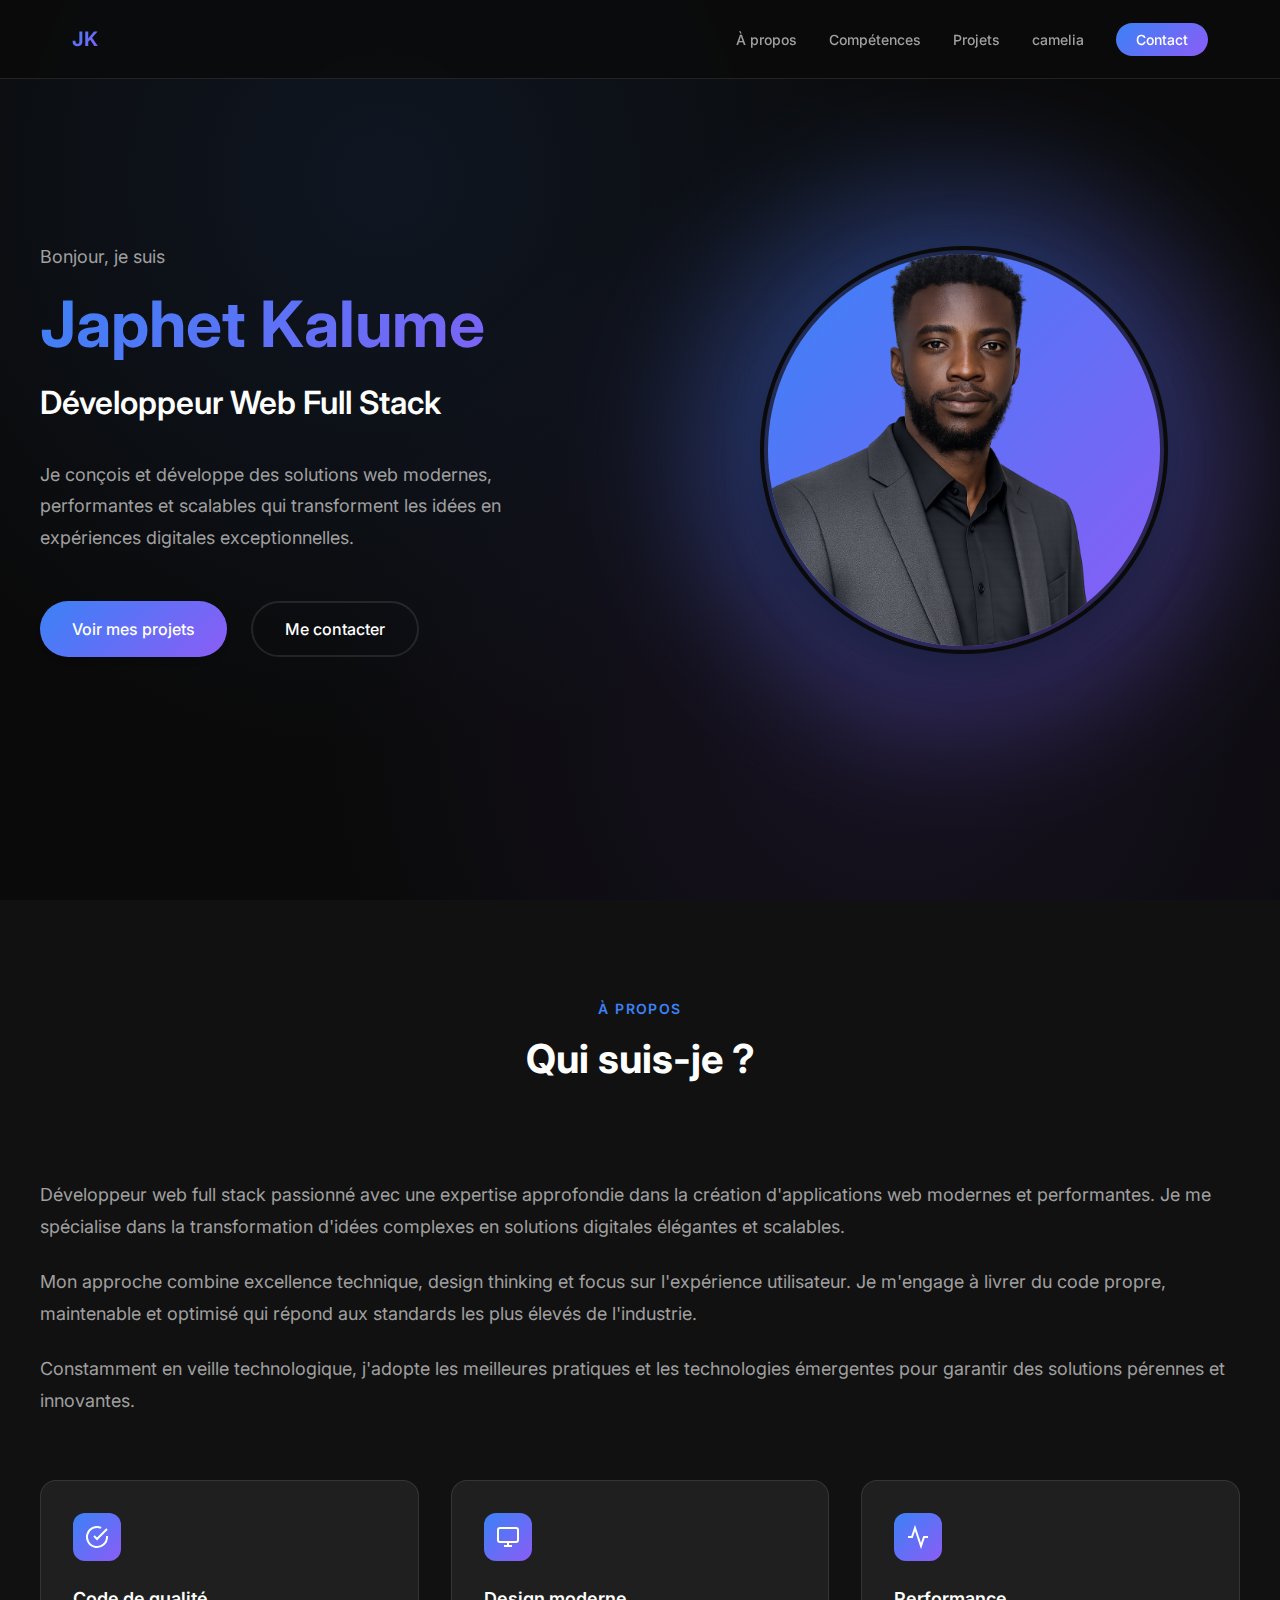
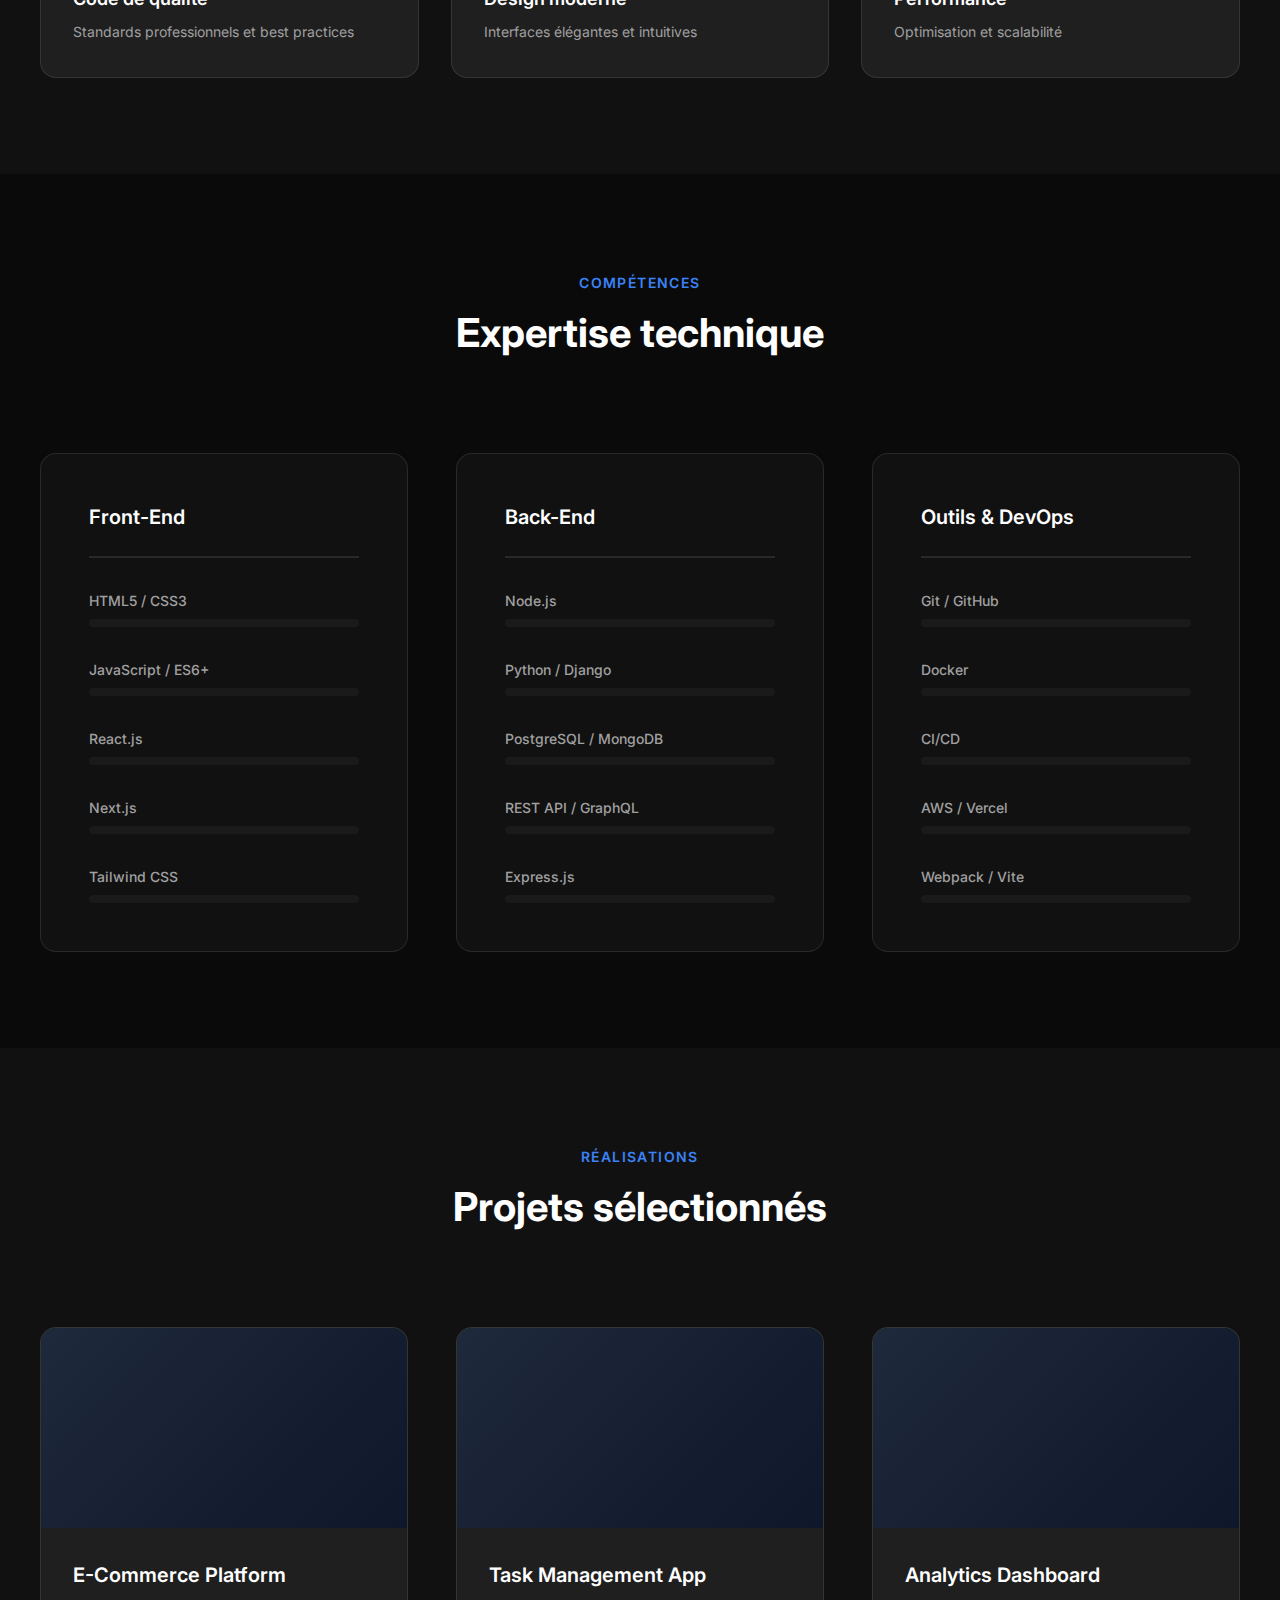
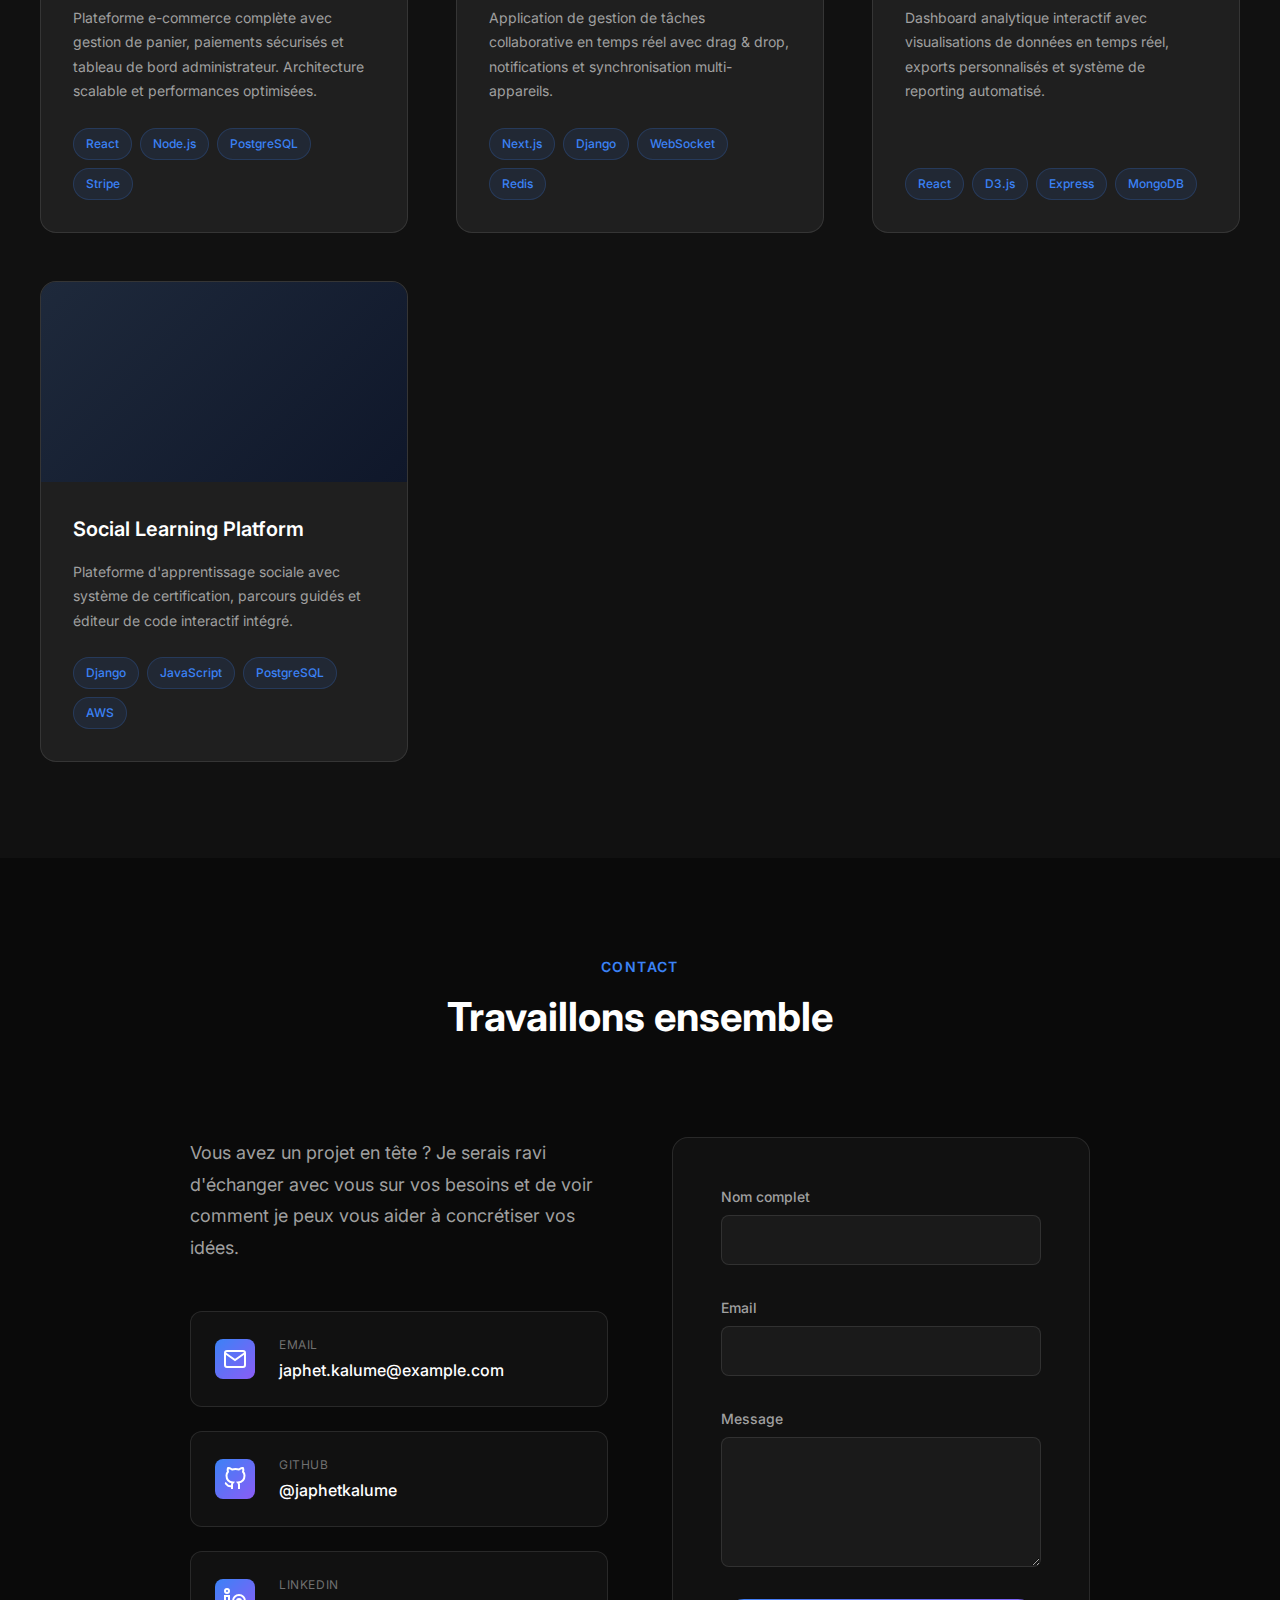
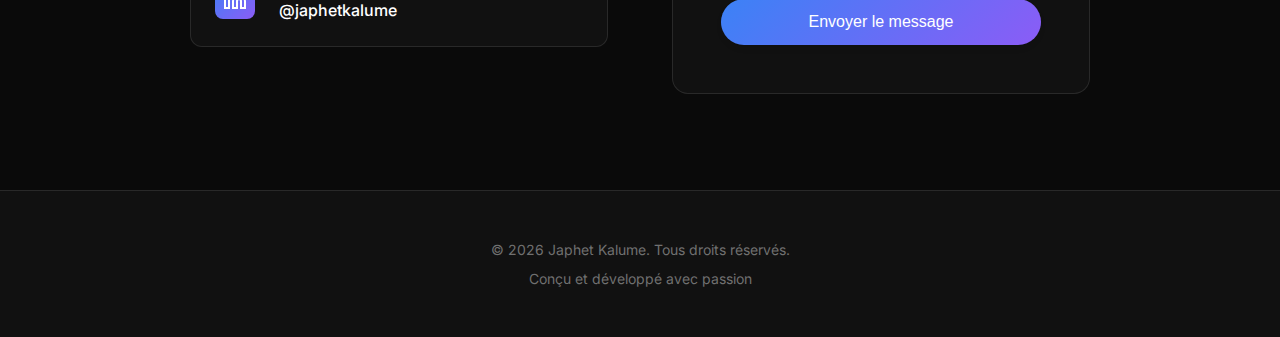
<file: index.html>
<!doctype html>
<html lang="fr">
  <head>
    <meta charset="UTF-8" />
    <meta name="viewport" content="width=device-width, initial-scale=1.0" />
    <meta
      name="description"
      content="Japhet Kalume - Développeur Web Full Stack spécialisé en solutions web modernes et performantes. Portfolio professionnel présentant mes compétences et projets."
    />
    <meta
      name="keywords"
      content="développeur web, full stack, JavaScript, React, Node.js, portfolio"
    />
    <meta name="author" content="Japhet Kalume" />
    <meta
      property="og:title"
      content="Japhet Kalume - Développeur Web Full Stack"
    />
    <meta
      property="og:description"
      content="Portfolio professionnel d'un développeur web full stack passionné par la création d'expériences web exceptionnelles."
    />
    <meta property="og:type" content="website" />
    <title>Japhet Kalume - Développeur Web Full Stack</title>
    <link rel="preconnect" href="https://fonts.googleapis.com" />
    <link rel="preconnect" href="https://fonts.gstatic.com" crossorigin />
    <link
      href="https://fonts.googleapis.com/css2?family=Inter:wght@300;400;500;600;700&display=swap"
      rel="stylesheet"
    />
    <link rel="stylesheet" href="style.css" />
  </head>
  <body>
    <!-- Navigation -->
    <nav
      class="nav"
      id="navbar"
      role="navigation"
      aria-label="Navigation principale"
    >
      <div class="nav-container">
        <a href="#hero" class="nav-logo" aria-label="Retour à l'accueil">JK</a>
        <button
          class="nav-toggle"
          id="navToggle"
          aria-label="Menu de navigation"
          aria-expanded="false"
        >
          <span></span>
          <span></span>
          <span></span>
        </button>
        <ul class="nav-menu" id="navMenu">
          <li><a href="#about" class="nav-link">À propos</a></li>
          <li><a href="#skills" class="nav-link">Compétences</a></li>
          <li><a href="#projects" class="nav-link">Projets</a></li>
          <li>
            <a href="camelia.html" class="nav-link">camelia</a>
          </li>
          <li><a href="#contact" class="nav-link nav-link-cta">Contact</a></li>
        </ul>
      </div>
    </nav>

    <!-- Hero Section -->
    <section class="hero" id="hero">
      <div class="hero-container">
        <div class="hero-content">
          <p class="hero-greeting" data-animate>Bonjour, je suis</p>
          <h1 class="hero-title" data-animate>Japhet Kalume</h1>
          <h2 class="hero-subtitle" data-animate>Développeur Web Full Stack</h2>
          <p class="hero-description" data-animate>
            Je conçois et développe des solutions web modernes, performantes et
            scalables qui transforment les idées en expériences digitales
            exceptionnelles.
          </p>
          <div class="hero-cta" data-animate>
            <a href="#projects" class="btn btn-primary">Voir mes projets</a>
            <a href="#contact" class="btn btn-secondary">Me contacter</a>
          </div>
        </div>
        <div class="hero-image" data-animate>
          <div class="hero-image-wrapper">
            <img
              src="image/jaf.png"
              alt="Japhet Kalume - Développeur Web Full Stack"
              class="hero-profile-image"
            />
            <div class="hero-image-glow"></div>
          </div>
        </div>
      </div>
    </section>

    <!-- About Section -->
    <section class="section about" id="about">
      <div class="container">
        <div class="section-header">
          <span class="section-label">À propos</span>
          <h2 class="section-title">Qui suis-je ?</h2>
        </div>
        <div class="about-content">
          <div class="about-text">
            <p class="about-paragraph">
              Développeur web full stack passionné avec une expertise
              approfondie dans la création d'applications web modernes et
              performantes. Je me spécialise dans la transformation d'idées
              complexes en solutions digitales élégantes et scalables.
            </p>
            <p class="about-paragraph">
              Mon approche combine excellence technique, design thinking et
              focus sur l'expérience utilisateur. Je m'engage à livrer du code
              propre, maintenable et optimisé qui répond aux standards les plus
              élevés de l'industrie.
            </p>
            <p class="about-paragraph">
              Constamment en veille technologique, j'adopte les meilleures
              pratiques et les technologies émergentes pour garantir des
              solutions pérennes et innovantes.
            </p>
          </div>
          <div class="about-highlights">
            <div class="highlight-card">
              <div class="highlight-icon">
                <svg
                  width="24"
                  height="24"
                  viewBox="0 0 24 24"
                  fill="none"
                  stroke="currentColor"
                  stroke-width="2"
                >
                  <path d="M22 11.08V12a10 10 0 1 1-5.93-9.14"></path>
                  <polyline points="22 4 12 14.01 9 11.01"></polyline>
                </svg>
              </div>
              <h3 class="highlight-title">Code de qualité</h3>
              <p class="highlight-description">
                Standards professionnels et best practices
              </p>
            </div>
            <div class="highlight-card">
              <div class="highlight-icon">
                <svg
                  width="24"
                  height="24"
                  viewBox="0 0 24 24"
                  fill="none"
                  stroke="currentColor"
                  stroke-width="2"
                >
                  <rect x="2" y="3" width="20" height="14" rx="2" ry="2"></rect>
                  <line x1="8" y1="21" x2="16" y2="21"></line>
                  <line x1="12" y1="17" x2="12" y2="21"></line>
                </svg>
              </div>
              <h3 class="highlight-title">Design moderne</h3>
              <p class="highlight-description">
                Interfaces élégantes et intuitives
              </p>
            </div>
            <div class="highlight-card">
              <div class="highlight-icon">
                <svg
                  width="24"
                  height="24"
                  viewBox="0 0 24 24"
                  fill="none"
                  stroke="currentColor"
                  stroke-width="2"
                >
                  <polyline points="22 12 18 12 15 21 9 3 6 12 2 12"></polyline>
                </svg>
              </div>
              <h3 class="highlight-title">Performance</h3>
              <p class="highlight-description">Optimisation et scalabilité</p>
            </div>
          </div>
        </div>
      </div>
    </section>

    <!-- Skills Section -->
    <section class="section skills" id="skills">
      <div class="container">
        <div class="section-header">
          <span class="section-label">Compétences</span>
          <h2 class="section-title">Expertise technique</h2>
        </div>
        <div class="skills-grid">
          <div class="skill-category">
            <h3 class="skill-category-title">Front-End</h3>
            <div class="skill-list">
              <div class="skill-item">
                <span class="skill-name">HTML5 / CSS3</span>
                <div class="skill-bar">
                  <div class="skill-progress" data-progress="95"></div>
                </div>
              </div>
              <div class="skill-item">
                <span class="skill-name">JavaScript / ES6+</span>
                <div class="skill-bar">
                  <div class="skill-progress" data-progress="92"></div>
                </div>
              </div>
              <div class="skill-item">
                <span class="skill-name">React.js</span>
                <div class="skill-bar">
                  <div class="skill-progress" data-progress="90"></div>
                </div>
              </div>
              <div class="skill-item">
                <span class="skill-name">Next.js</span>
                <div class="skill-bar">
                  <div class="skill-progress" data-progress="85"></div>
                </div>
              </div>
              <div class="skill-item">
                <span class="skill-name">Tailwind CSS</span>
                <div class="skill-bar">
                  <div class="skill-progress" data-progress="88"></div>
                </div>
              </div>
            </div>
          </div>
          <div class="skill-category">
            <h3 class="skill-category-title">Back-End</h3>
            <div class="skill-list">
              <div class="skill-item">
                <span class="skill-name">Node.js</span>
                <div class="skill-bar">
                  <div class="skill-progress" data-progress="88"></div>
                </div>
              </div>
              <div class="skill-item">
                <span class="skill-name">Python / Django</span>
                <div class="skill-bar">
                  <div class="skill-progress" data-progress="90"></div>
                </div>
              </div>
              <div class="skill-item">
                <span class="skill-name">PostgreSQL / MongoDB</span>
                <div class="skill-bar">
                  <div class="skill-progress" data-progress="85"></div>
                </div>
              </div>
              <div class="skill-item">
                <span class="skill-name">REST API / GraphQL</span>
                <div class="skill-bar">
                  <div class="skill-progress" data-progress="87"></div>
                </div>
              </div>
              <div class="skill-item">
                <span class="skill-name">Express.js</span>
                <div class="skill-bar">
                  <div class="skill-progress" data-progress="86"></div>
                </div>
              </div>
            </div>
          </div>
          <div class="skill-category">
            <h3 class="skill-category-title">Outils & DevOps</h3>
            <div class="skill-list">
              <div class="skill-item">
                <span class="skill-name">Git / GitHub</span>
                <div class="skill-bar">
                  <div class="skill-progress" data-progress="93"></div>
                </div>
              </div>
              <div class="skill-item">
                <span class="skill-name">Docker</span>
                <div class="skill-bar">
                  <div class="skill-progress" data-progress="82"></div>
                </div>
              </div>
              <div class="skill-item">
                <span class="skill-name">CI/CD</span>
                <div class="skill-bar">
                  <div class="skill-progress" data-progress="80"></div>
                </div>
              </div>
              <div class="skill-item">
                <span class="skill-name">AWS / Vercel</span>
                <div class="skill-bar">
                  <div class="skill-progress" data-progress="78"></div>
                </div>
              </div>
              <div class="skill-item">
                <span class="skill-name">Webpack / Vite</span>
                <div class="skill-bar">
                  <div class="skill-progress" data-progress="84"></div>
                </div>
              </div>
            </div>
          </div>
        </div>
      </div>
    </section>

    <!-- Projects Section -->
    <section class="section projects" id="projects">
      <div class="container">
        <div class="section-header">
          <span class="section-label">Réalisations</span>
          <h2 class="section-title">Projets sélectionnés</h2>
        </div>
        <div class="projects-grid">
          <article class="project-card">
            <div class="project-image">
              <div class="project-overlay">
                <a
                  href="#"
                  class="project-link"
                  aria-label="Voir le projet E-Commerce Platform"
                >
                  <svg
                    width="24"
                    height="24"
                    viewBox="0 0 24 24"
                    fill="none"
                    stroke="currentColor"
                    stroke-width="2"
                  >
                    <path
                      d="M18 13v6a2 2 0 0 1-2 2H5a2 2 0 0 1-2-2V8a2 2 0 0 1 2-2h6"
                    ></path>
                    <polyline points="15 3 21 3 21 9"></polyline>
                    <line x1="10" y1="14" x2="21" y2="3"></line>
                  </svg>
                </a>
              </div>
            </div>
            <div class="project-content">
              <h3 class="project-title">E-Commerce Platform</h3>
              <p class="project-description">
                Plateforme e-commerce complète avec gestion de panier, paiements
                sécurisés et tableau de bord administrateur. Architecture
                scalable et performances optimisées.
              </p>
              <div class="project-tags">
                <span class="tag">React</span>
                <span class="tag">Node.js</span>
                <span class="tag">PostgreSQL</span>
                <span class="tag">Stripe</span>
              </div>
            </div>
          </article>

          <article class="project-card">
            <div class="project-image">
              <div class="project-overlay">
                <a
                  href="#"
                  class="project-link"
                  aria-label="Voir le projet Task Management App"
                >
                  <svg
                    width="24"
                    height="24"
                    viewBox="0 0 24 24"
                    fill="none"
                    stroke="currentColor"
                    stroke-width="2"
                  >
                    <path
                      d="M18 13v6a2 2 0 0 1-2 2H5a2 2 0 0 1-2-2V8a2 2 0 0 1 2-2h6"
                    ></path>
                    <polyline points="15 3 21 3 21 9"></polyline>
                    <line x1="10" y1="14" x2="21" y2="3"></line>
                  </svg>
                </a>
              </div>
            </div>
            <div class="project-content">
              <h3 class="project-title">Task Management App</h3>
              <p class="project-description">
                Application de gestion de tâches collaborative en temps réel
                avec drag & drop, notifications et synchronisation
                multi-appareils.
              </p>
              <div class="project-tags">
                <span class="tag">Next.js</span>
                <span class="tag">Django</span>
                <span class="tag">WebSocket</span>
                <span class="tag">Redis</span>
              </div>
            </div>
          </article>

          <article class="project-card">
            <div class="project-image">
              <div class="project-overlay">
                <a
                  href="#"
                  class="project-link"
                  aria-label="Voir le projet Analytics Dashboard"
                >
                  <svg
                    width="24"
                    height="24"
                    viewBox="0 0 24 24"
                    fill="none"
                    stroke="currentColor"
                    stroke-width="2"
                  >
                    <path
                      d="M18 13v6a2 2 0 0 1-2 2H5a2 2 0 0 1-2-2V8a2 2 0 0 1 2-2h6"
                    ></path>
                    <polyline points="15 3 21 3 21 9"></polyline>
                    <line x1="10" y1="14" x2="21" y2="3"></line>
                  </svg>
                </a>
              </div>
            </div>
            <div class="project-content">
              <h3 class="project-title">Analytics Dashboard</h3>
              <p class="project-description">
                Dashboard analytique interactif avec visualisations de données
                en temps réel, exports personnalisés et système de reporting
                automatisé.
              </p>
              <div class="project-tags">
                <span class="tag">React</span>
                <span class="tag">D3.js</span>
                <span class="tag">Express</span>
                <span class="tag">MongoDB</span>
              </div>
            </div>
          </article>

          <article class="project-card">
            <div class="project-image">
              <div class="project-overlay">
                <a
                  href="#"
                  class="project-link"
                  aria-label="Voir le projet Social Learning Platform"
                >
                  <svg
                    width="24"
                    height="24"
                    viewBox="0 0 24 24"
                    fill="none"
                    stroke="currentColor"
                    stroke-width="2"
                  >
                    <path
                      d="M18 13v6a2 2 0 0 1-2 2H5a2 2 0 0 1-2-2V8a2 2 0 0 1 2-2h6"
                    ></path>
                    <polyline points="15 3 21 3 21 9"></polyline>
                    <line x1="10" y1="14" x2="21" y2="3"></line>
                  </svg>
                </a>
              </div>
            </div>
            <div class="project-content">
              <h3 class="project-title">Social Learning Platform</h3>
              <p class="project-description">
                Plateforme d'apprentissage sociale avec système de
                certification, parcours guidés et éditeur de code interactif
                intégré.
              </p>
              <div class="project-tags">
                <span class="tag">Django</span>
                <span class="tag">JavaScript</span>
                <span class="tag">PostgreSQL</span>
                <span class="tag">AWS</span>
              </div>
            </div>
          </article>
        </div>
      </div>
    </section>

    <!-- Contact Section -->
    <section class="section contact" id="contact">
      <div class="container">
        <div class="section-header">
          <span class="section-label">Contact</span>
          <h2 class="section-title">Travaillons ensemble</h2>
        </div>
        <div class="contact-content">
          <div class="contact-info">
            <p class="contact-text">
              Vous avez un projet en tête ? Je serais ravi d'échanger avec vous
              sur vos besoins et de voir comment je peux vous aider à
              concrétiser vos idées.
            </p>
            <div class="contact-methods">
              <a href="mailto:japhet.kalume@example.com" class="contact-method">
                <div class="contact-icon">
                  <svg
                    width="24"
                    height="24"
                    viewBox="0 0 24 24"
                    fill="none"
                    stroke="currentColor"
                    stroke-width="2"
                  >
                    <path
                      d="M4 4h16c1.1 0 2 .9 2 2v12c0 1.1-.9 2-2 2H4c-1.1 0-2-.9-2-2V6c0-1.1.9-2 2-2z"
                    ></path>
                    <polyline points="22,6 12,13 2,6"></polyline>
                  </svg>
                </div>
                <div>
                  <span class="contact-label">Email</span>
                  <span class="contact-value">japhet.kalume@example.com</span>
                </div>
              </a>
              <a
                href="https://github.com/japhetkalume"
                target="_blank"
                rel="noopener noreferrer"
                class="contact-method"
              >
                <div class="contact-icon">
                  <svg
                    width="24"
                    height="24"
                    viewBox="0 0 24 24"
                    fill="none"
                    stroke="currentColor"
                    stroke-width="2"
                  >
                    <path
                      d="M9 19c-5 1.5-5-2.5-7-3m14 6v-3.87a3.37 3.37 0 0 0-.94-2.61c3.14-.35 6.44-1.54 6.44-7A5.44 5.44 0 0 0 20 4.77 5.07 5.07 0 0 0 19.91 1S18.73.65 16 2.48a13.38 13.38 0 0 0-7 0C6.27.65 5.09 1 5.09 1A5.07 5.07 0 0 0 5 4.77a5.44 5.44 0 0 0-1.5 3.78c0 5.42 3.3 6.61 6.44 7A3.37 3.37 0 0 0 9 18.13V22"
                    ></path>
                  </svg>
                </div>
                <div>
                  <span class="contact-label">GitHub</span>
                  <span class="contact-value">@japhetkalume</span>
                </div>
              </a>
              <a
                href="https://linkedin.com/in/japhetkalume"
                target="_blank"
                rel="noopener noreferrer"
                class="contact-method"
              >
                <div class="contact-icon">
                  <svg
                    width="24"
                    height="24"
                    viewBox="0 0 24 24"
                    fill="none"
                    stroke="currentColor"
                    stroke-width="2"
                  >
                    <path
                      d="M16 8a6 6 0 0 1 6 6v7h-4v-7a2 2 0 0 0-2-2 2 2 0 0 0-2 2v7h-4v-7a6 6 0 0 1 6-6z"
                    ></path>
                    <rect x="2" y="9" width="4" height="12"></rect>
                    <circle cx="4" cy="4" r="2"></circle>
                  </svg>
                </div>
                <div>
                  <span class="contact-label">LinkedIn</span>
                  <span class="contact-value">@japhetkalume</span>
                </div>
              </a>
            </div>
          </div>
          <form class="contact-form" id="contactForm" novalidate>
            <div class="form-group">
              <label for="name" class="form-label">Nom complet</label>
              <input
                type="text"
                id="name"
                name="name"
                class="form-input"
                required
                aria-required="true"
              />
              <span class="form-error" id="nameError"></span>
            </div>
            <div class="form-group">
              <label for="email" class="form-label">Email</label>
              <input
                type="email"
                id="email"
                name="email"
                class="form-input"
                required
                aria-required="true"
              />
              <span class="form-error" id="emailError"></span>
            </div>
            <div class="form-group">
              <label for="message" class="form-label">Message</label>
              <textarea
                id="message"
                name="message"
                class="form-textarea"
                rows="5"
                required
                aria-required="true"
              ></textarea>
              <span class="form-error" id="messageError"></span>
            </div>
            <button type="submit" class="btn btn-primary btn-full">
              <span class="btn-text">Envoyer le message</span>
              <span class="btn-loader"></span>
            </button>
            <div class="form-success" id="formSuccess">
              <svg
                width="20"
                height="20"
                viewBox="0 0 24 24"
                fill="none"
                stroke="currentColor"
                stroke-width="2"
              >
                <path d="M22 11.08V12a10 10 0 1 1-5.93-9.14"></path>
                <polyline points="22 4 12 14.01 9 11.01"></polyline>
              </svg>
              Message envoyé avec succès !
            </div>
          </form>
        </div>
      </div>
    </section>

    <!-- Footer -->
    <footer class="footer">
      <div class="container">
        <div class="footer-content">
          <p class="footer-text">© 2026 Japhet Kalume. Tous droits réservés.</p>
          <p class="footer-text">Conçu et développé avec passion</p>
        </div>
      </div>
    </footer>

    <script src="script.js"></script>
  </body>
</html>
</file>
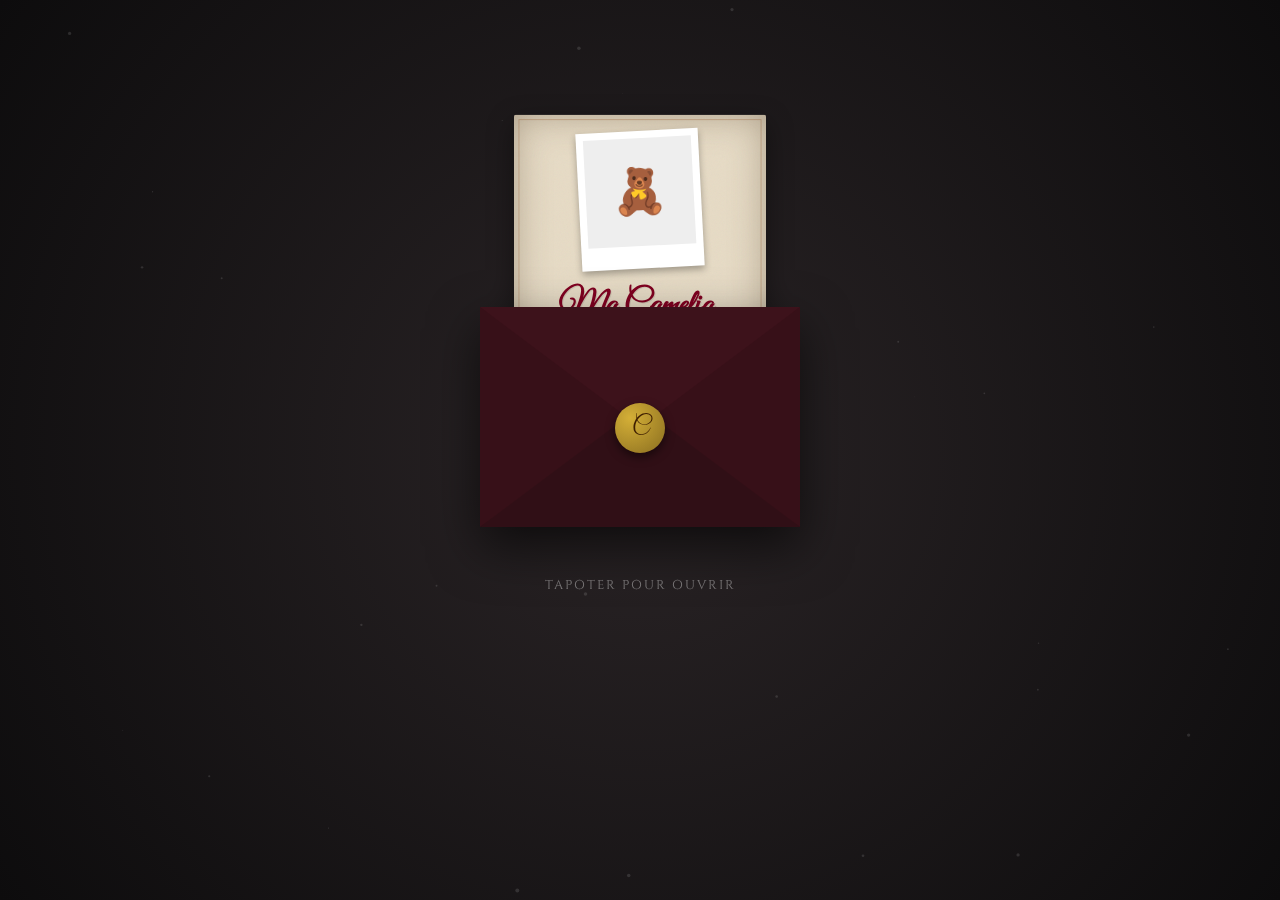
<file: camelia.html>
<!doctype html>
<html lang="fr">
  <head>
    <meta charset="UTF-8" />
    <meta
      name="viewport"
      content="width=device-width, initial-scale=1.0, maximum-scale=1.0, user-scalable=no"
    />
    <title>Pour Camelia</title>

    <!-- Premium Romantic Fonts -->
    <link rel="preconnect" href="https://fonts.googleapis.com" />
    <link rel="preconnect" href="https://fonts.gstatic.com" crossorigin />
    <link
      href="https://fonts.googleapis.com/css2?family=Great+Vibes&family=Cinzel:wght@400;600&family=Cormorant+Garamond:ital,wght@0,400;0,600;1,600&display=swap"
      rel="stylesheet"
    />

    <style>
      /* 
         * DESIGN SYSTEM: Dark Romance & Parchment
         */
      :root {
        /* Backgrounds */
        --bg-dark: #121013; /* Very dark purple/black */
        --bg-texture: radial-gradient(
          circle at 50% 50%,
          #2a2426 0%,
          #0d0c0d 100%
        );

        /* Parchment / Paper */
        --paper-base: #e8dcc5;
        --paper-shadow: inset 0 0 40px rgba(86, 68, 45, 0.4);

        /* Envelope */
        --envelope-main: #2c0e14; /* Deep Burgundy */
        --envelope-flap: #3d121b;
        --envelope-inner: #1a050a;

        /* Colors */
        --text-gold: #d4af37;
        --text-ink: #3e3026; /* Dark brown ink look */
        --accent-red: #800020;

        /* Fonts */
        --font-script: "Great Vibes", cursive; /* Romantic */
        --font-serif: "Cormorant Garamond", serif; /* Body */
        --font-title: "Cinzel", serif; /* Headers */

        --ease-out-back: cubic-bezier(0.175, 0.885, 0.32, 1.275);
      }

      * {
        box-sizing: border-box;
        -webkit-tap-highlight-color: transparent;
      }

      body,
      html {
        margin: 0;
        padding: 0;
        width: 100%;
        height: 100%;
        overflow: hidden;
        background: var(--bg-dark);
        background-image: var(--bg-texture);
        font-family: var(--font-serif);
        display: flex;
        justify-content: center;
        align-items: center;
      }

      /* Ambient Floating Particles/Dust */
      #dust-canvas {
        position: absolute;
        top: 0;
        left: 0;
        width: 100%;
        height: 100%;
        pointer-events: none;
        opacity: 0.4;
      }

      .stage {
        position: relative;
        z-index: 10;
        width: 100%;
        max-width: 450px;
        display: flex;
        flex-direction: column;
        align-items: center;
        justify-content: center;
        height: 100vh;
        perspective: 1200px;
      }

      /* 
         * ENVELOPE: Dark & Mysterious
         */
      .envelope-container {
        position: relative;
        width: 320px;
        height: 220px;
        cursor: pointer;
        transition: transform 0.8s ease;
      }

      .envelope-container.open {
        transform: translateY(
          140px
        ); /* Réduit pour mieux coordonner avec la carte */
        cursor: default;
      }

      .envelope-body {
        position: absolute;
        bottom: 0;
        left: 0;
        width: 100%;
        height: 100%;
        background: var(--envelope-main);
        border-radius: 6px;
        box-shadow: 0 20px 50px rgba(0, 0, 0, 0.6);
        z-index: 10;
      }

      .flap {
        position: absolute;
        pointer-events: none;
        width: 0;
        height: 0;
        border-style: solid;
      }

      /* Side Flaps */
      .flap.left {
        top: 0;
        left: 0;
        z-index: 11;
        border-width: 110px 0 110px 160px;
        border-color: transparent transparent transparent var(--envelope-flap);
        filter: brightness(0.9);
      }
      .flap.right {
        top: 0;
        right: 0;
        z-index: 11;
        border-width: 110px 160px 110px 0;
        border-color: transparent var(--envelope-flap) transparent transparent;
        filter: brightness(0.9);
      }

      /* Bottom Flap */
      .flap.bottom {
        bottom: 0;
        left: 0;
        z-index: 12;
        border-width: 0 160px 120px 160px;
        border-color: transparent transparent var(--envelope-main) transparent;
        filter: brightness(1.1);
      }

      /* Top Flap (animated) */
      .flap.top {
        top: 0;
        left: 0;
        z-index: 13;
        border-width: 120px 160px 0 160px;
        border-color: var(--envelope-flap) transparent transparent transparent;
        transform-origin: top;
        transition:
          transform 0.6s ease 0.2s,
          z-index 0.1s linear 0.4s;
      }
      .envelope-container.open .flap.top {
        transform: rotateX(180deg);
        z-index: 1; /* Moves behind card */
      }

      /* Wax Seal */
      .wax-seal {
        position: absolute;
        top: 55%;
        left: 50%;
        transform: translate(-50%, -50%);
        width: 50px;
        height: 50px;
        background: radial-gradient(circle at 30% 30%, #d4af37, #8a6e20);
        border-radius: 50%;
        box-shadow: 0 4px 10px rgba(0, 0, 0, 0.5);
        z-index: 20;
        display: flex;
        justify-content: center;
        align-items: center;
        font-family: var(--font-script);
        font-size: 24px;
        color: #3e1e00;
        transition: opacity 0.4s;
      }
      .envelope-container.open .wax-seal {
        opacity: 0;
        pointer-events: none;
      }

      /* 
         * THE LETTER (PARCHMENT STYLE)
         */
      .card {
        position: absolute;
        bottom: 0px;
        left: 50%;
        width: 280px;
        /* Adaptive height based on content */
        min-height: 350px;
        max-height: 80vh; /* Ne dépasse pas 80% de la hauteur de la vue */
        padding: 18px;

        /* Parchment Texture */
        background-color: var(--paper-base);
        background-image: url("data:image/svg+xml,%3Csvg width='200' height='200' viewBox='0 0 200 200' xmlns='http://www.w3.org/2000/svg'%3E%3Cfilter id='noise'%3E%3CfeTurbulence type='fractalNoise' baseFrequency='0.9' numOctaves='3' stitchTiles='stitch'/%3E%3C/filter%3E%3Crect width='100%25' height='100%25' filter='url(%23noise)' opacity='0.15'/%3E%3C/svg%3E");
        box-shadow:
          var(--paper-shadow),
          0 10px 30px rgba(0, 0, 0, 0.4);
        border-radius: 2px;

        /* Initial State */
        transform: translateX(-50%) translateY(0) scale(0.9);
        z-index: 5; /* Inside envelope */
        transition: transform 1s var(--ease-out-back) 0.5s;

        display: flex;
        flex-direction: column;
        align-items: center;
        text-align: center;
      }

      /* Ragged Edges Effect (CSS Mask would be better but keeping it simple/robust) */
      .card::after {
        content: "";
        position: absolute;
        top: 5px;
        left: 5px;
        right: 5px;
        bottom: 5px;
        border: 1px solid rgba(139, 69, 19, 0.3);
        pointer-events: none;
      }

      .envelope-container.open .card {
        transform: translateX(-50%) translateY(-200px) scale(1); /* Réduit le déplacement et le scale */
        z-index: 30; /* On top */
        overflow: hidden; /* Évite le débordement */
      }

      /* 
         * MEME ZONE (Polaroid)
         */
      .polaroid-frame {
        background: white;
        padding: 8px 8px 25px 8px; /* Classic polaroid bottom */
        box-shadow: 0 4px 8px rgba(0, 0, 0, 0.3);
        transform: rotate(-3deg);
        margin-bottom: 15px;
        transition: transform 0.3s ease;
      }
      .polaroid-frame:hover {
        transform: rotate(0deg) scale(1.05);
      }

      .meme-img {
        width: 120px;
        height: 120px;
        background: #eee;
        display: flex;
        justify-content: center;
        align-items: center;
        font-size: 50px;
        overflow: hidden;
        background-size: cover;
        background-position: center;
      }

      /* TEXT */
      h1 {
        font-family: var(--font-script);
        color: var(--accent-red);
        margin: 3px 0 8px 0;
        font-size: 2.4rem;
        text-shadow: 1px 1px 0 rgba(0, 0, 0, 0.1);
      }

      p.message {
        color: var(--text-ink);
        font-size: 1rem;
        line-height: 1.4;
        margin-bottom: 15px;
        font-style: italic;
      }

      /* ACTIONS */
      .actions {
        margin-top: auto;
        display: flex;
        gap: 10px;
        width: 100%;
        justify-content: space-around;
        position: relative; /* For absolute positioning of running button */
        height: 50px; /* reserve space */
        align-items: center;
      }

      .btn {
        border: none;
        padding: 10px 20px;
        border-radius: 4px;
        font-family: var(--font-title);
        font-size: 0.9rem;
        cursor: pointer;
        transition: all 0.2s ease;
      }

      .btn-yes {
        background: var(--accent-red);
        color: #fff;
        box-shadow: 0 4px 10px rgba(128, 0, 32, 0.4);
        border: 1px solid #600018;
        font-weight: 600;
      }

      .btn-no {
        background: transparent;
        color: var(--text-ink);
        border: 1px solid rgba(62, 48, 38, 0.3);
        position: relative; /* To allow movement */
        font-size: 0.8rem;
        white-space: nowrap;
      }

      /* Hint text below envelope */
      .hint {
        margin-top: 50px;
        color: rgba(255, 255, 255, 0.4);
        font-family: var(--font-title);
        font-size: 0.8rem;
        letter-spacing: 2px;
        text-transform: uppercase;
        animation: pulse 3s infinite;
      }
      .envelope-container.open ~ .hint {
        opacity: 0;
      }

      @keyframes pulse {
        50% {
          opacity: 0.2;
        }
      }

      /* SUCCESS OVERLAY */
      #success-layer {
        position: fixed;
        top: 0;
        left: 0;
        width: 100%;
        height: 100%;
        background: rgba(0, 0, 0, 0.9);
        z-index: 100;
        display: flex;
        flex-direction: column;
        align-items: center;
        justify-content: center;
        opacity: 0;
        pointer-events: none;
        transition: opacity 1s ease;
      }
      #success-layer.visible {
        opacity: 1;
        pointer-events: auto;
      }

      .success-text {
        color: var(--text-gold);
        font-family: var(--font-script);
        font-size: 4rem;
        text-align: center;
        animation: float 3s infinite ease-in-out;
      }
      .success-sub {
        color: #fff;
        opacity: 0.7;
        margin-top: 10px;
        font-family: var(--font-title);
      }

      @keyframes float {
        0%,
        100% {
          transform: translateY(0);
        }
        50% {
          transform: translateY(-20px);
        }
      }

      /* Mobile specific adjustments to ensure yes button can grow huge */
      @media (max-width: 480px) {
        .card {
          width: 90%;
        }
        .envelope-container {
          transform: scale(0.9);
        }
        .envelope-container.open {
          transform: translateY(160px) scale(0.9);
        }
      }
    </style>
  </head>
  <body>
    <!-- Ambient Dust Particles -->
    <canvas id="dust-canvas"></canvas>

    <div class="stage">
      <div class="envelope-container" id="envelope">
        <!-- Letter inside -->
        <div class="card">
          <!-- MEME / PHOTO AREA -->
          <div class="polaroid-frame">
            <div class="meme-img" id="meme-visual">🧸</div>
          </div>

          <h1>Ma Camelia,</h1>
          <p class="message">
            Je ne veux plus tourner autour du pot.<br />
            Avec toi, tout est évident.<br />
            <br />
            <strong>Veux-tu sortir avec moi ?</strong>
          </p>

          <div class="actions">
            <button class="btn btn-yes" id="btn-yes">OUI 💖</button>
            <button class="btn btn-no" id="btn-no">Non 😢</button>
          </div>
        </div>

        <!-- Envelope Parts -->
        <div class="envelope-body"></div>
        <div class="flap left"></div>
        <div class="flap right"></div>
        <div class="flap bottom"></div>
        <div class="flap top"></div>
        <div class="wax-seal">C</div>
      </div>

      <div class="hint">Tapoter pour ouvrir</div>
    </div>

    <!-- Final Celebration -->
    <div id="success-layer">
      <div class="success-text">Merci ma Camelia</div>
      <div class="success-sub">Je t'aime ❤️</div>
    </div>

    <script>
      document.addEventListener("DOMContentLoaded", () => {
        const envelope = document.getElementById("envelope");
        const btnYes = document.getElementById("btn-yes");
        const btnNo = document.getElementById("btn-no");
        const memeVisual = document.getElementById("meme-visual");
        const successLayer = document.getElementById("success-layer");

        let isOpen = false;

        // --- 1. OPENING ---
        envelope.addEventListener("click", (e) => {
          if (isOpen || e.target.closest(".btn")) return;
          isOpen = true;
          envelope.classList.add("open");
        });

        // --- 2. VIRAL MEME LOGIC ---
        // List of states that change text and image when 'No' is clicked
        const memeStates = [
          { emoji: "🧸", text: "Non 😢" }, // Initial
          { emoji: "😿", text: "Tu es sûre ?" }, // 1
          { emoji: "💔", text: "Mais..." }, // 2
          { emoji: "😱", text: "Ne fais pas ça !" }, // 3
          { emoji: "😭", text: "Pitié !" }, // 4
          { emoji: "🤕", text: "Aïe mon cœur..." }, // 5
          { emoji: "👻", text: "Je suis mort..." }, // 6
          { emoji: "💀", text: "C'est fini." }, // 7
        ];

        let clickCount = 0;

        btnNo.addEventListener("click", (e) => {
          e.stopPropagation();
          clickCount++;

          // 1. Change Text & Image
          const stateIndex = Math.min(clickCount, memeStates.length - 1);
          btnNo.innerText = memeStates[stateIndex].text;
          memeVisual.innerText = memeStates[stateIndex].emoji;

          // 2. Grow "Yes" Button (Exponentially)
          const scale = 1 + clickCount * 0.5;
          btnYes.style.transform = `scale(${scale})`;
          btnYes.style.zIndex = "100"; // Make sure it covers other stuff

          // If it gets too big, adjust origin so it doesn't fly off screen upwards
          if (clickCount > 3) {
            btnYes.style.transformOrigin = "center center";
          }

          // 3. Move "No" Button randomly/Away
          const x = (Math.random() - 0.5) * 150;
          const y = (Math.random() - 0.5) * 150;
          btnNo.style.transform = `translate(${x}px, ${y}px) rotate(${Math.random() * 20 - 10}deg)`;
        });

        // --- 3. YES / CELEBRATION ---
        btnYes.addEventListener("click", (e) => {
          e.stopPropagation();

          // Reset visual to happy
          memeVisual.innerText = "🥰";

          // Launch confetti
          createGoldConfetti();

          // Show overlay
          setTimeout(() => {
            successLayer.classList.add("visible");
          }, 800);
        });

        // --- 4. GOLD DUST / CONFETTI ENGINE ---
        function createGoldConfetti() {
          const canvas = document.createElement("canvas");
          canvas.style.position = "fixed";
          canvas.style.top = "0";
          canvas.style.left = "0";
          canvas.style.width = "100%";
          canvas.style.height = "100%";
          canvas.style.pointerEvents = "none";
          canvas.style.zIndex = "999";
          document.body.appendChild(canvas);

          const ctx = canvas.getContext("2d");
          canvas.width = window.innerWidth;
          canvas.height = window.innerHeight;

          const particles = [];
          for (let i = 0; i < 150; i++) {
            particles.push({
              x: Math.random() * canvas.width,
              y: Math.random() * canvas.height - canvas.height, // Start above
              speed: Math.random() * 5 + 2,
              size: Math.random() * 8 + 2,
              color: Math.random() > 0.5 ? "#D4AF37" : "#FFF", // Gold & White
              rotation: Math.random() * 360,
            });
          }

          function animate() {
            ctx.clearRect(0, 0, canvas.width, canvas.height);
            particles.forEach((p, index) => {
              p.y += p.speed;
              p.rotation += 2;

              ctx.save();
              ctx.translate(p.x, p.y);
              ctx.rotate((p.rotation * Math.PI) / 180);
              ctx.fillStyle = p.color;
              ctx.fillRect(-p.size / 2, -p.size / 2, p.size, p.size);
              ctx.restore();

              // Remove if out of screen
              if (p.y > canvas.height) particles.splice(index, 1);
            });

            if (particles.length > 0) requestAnimationFrame(animate);
          }
          animate();
        }

        // --- 5. BACKGROUND AMBIENCE (Dust) ---
        const dustCanvas = document.getElementById("dust-canvas");
        const dCtx = dustCanvas.getContext("2d");
        let w, h;
        const dusts = [];

        function resizeBg() {
          w = window.innerWidth;
          h = window.innerHeight;
          dustCanvas.width = w;
          dustCanvas.height = h;
        }
        window.addEventListener("resize", resizeBg);
        resizeBg();

        for (let i = 0; i < 30; i++) {
          dusts.push({
            x: Math.random() * w,
            y: Math.random() * h,
            vx: (Math.random() - 0.5) * 0.5,
            vy: (Math.random() - 0.5) * 0.5,
            size: Math.random() * 2,
          });
        }

        function animateBg() {
          dCtx.clearRect(0, 0, w, h);
          dCtx.fillStyle = "rgba(255,255,255,0.3)";
          dusts.forEach((d) => {
            d.x += d.vx;
            d.y += d.vy;
            if (d.x < 0) d.x = w;
            if (d.x > w) d.x = 0;
            if (d.y < 0) d.y = h;
            if (d.y > h) d.y = 0;
            dCtx.beginPath();
            dCtx.arc(d.x, d.y, d.size, 0, Math.PI * 2);
            dCtx.fill();
          });
          requestAnimationFrame(animateBg);
        }
        animateBg();
      });
    </script>
  </body>
</html>
</file>
<file: style.css>
/* ===================================
   RESET & BASE STYLES
   =================================== */

* {
    margin: 0;
    padding: 0;
    box-sizing: border-box;
}

:root {
    /* Color Palette - Premium Dark Theme */
    --color-bg-primary: #0a0a0a;
    --color-bg-secondary: #111111;
    --color-bg-tertiary: #1a1a1a;
    --color-bg-elevated: #1f1f1f;
    
    --color-text-primary: #ffffff;
    --color-text-secondary: #a0a0a0;
    --color-text-tertiary: #707070;
    
    --color-accent-primary: #3b82f6;
    --color-accent-secondary: #8b5cf6;
    --color-accent-hover: #2563eb;
    
    --color-border: rgba(255, 255, 255, 0.1);
    --color-border-hover: rgba(255, 255, 255, 0.2);
    
    --color-success: #10b981;
    --color-error: #ef4444;
    
    /* Gradients */
    --gradient-primary: linear-gradient(135deg, #3b82f6 0%, #8b5cf6 100%);
    --gradient-secondary: linear-gradient(135deg, #1e293b 0%, #0f172a 100%);
    --gradient-overlay: linear-gradient(180deg, rgba(10, 10, 10, 0) 0%, rgba(10, 10, 10, 0.8) 100%);
    
    /* Spacing */
    --spacing-xs: 0.5rem;
    --spacing-sm: 1rem;
    --spacing-md: 1.5rem;
    --spacing-lg: 2rem;
    --spacing-xl: 3rem;
    --spacing-2xl: 4rem;
    --spacing-3xl: 6rem;
    
    /* Typography */
    --font-family: 'Inter', -apple-system, BlinkMacSystemFont, 'Segoe UI', sans-serif;
    --font-size-xs: 0.75rem;
    --font-size-sm: 0.875rem;
    --font-size-base: 1rem;
    --font-size-lg: 1.125rem;
    --font-size-xl: 1.25rem;
    --font-size-2xl: 1.5rem;
    --font-size-3xl: 2rem;
    --font-size-4xl: 2.5rem;
    --font-size-5xl: 3rem;
    --font-size-6xl: 4rem;
    
    --font-weight-light: 300;
    --font-weight-normal: 400;
    --font-weight-medium: 500;
    --font-weight-semibold: 600;
    --font-weight-bold: 700;
    
    --line-height-tight: 1.2;
    --line-height-normal: 1.5;
    --line-height-relaxed: 1.75;
    
    /* Border Radius */
    --radius-sm: 0.375rem;
    --radius-md: 0.5rem;
    --radius-lg: 0.75rem;
    --radius-xl: 1rem;
    --radius-2xl: 1.5rem;
    --radius-full: 9999px;
    
    /* Shadows */
    --shadow-sm: 0 1px 2px 0 rgba(0, 0, 0, 0.05);
    --shadow-md: 0 4px 6px -1px rgba(0, 0, 0, 0.1);
    --shadow-lg: 0 10px 15px -3px rgba(0, 0, 0, 0.3);
    --shadow-xl: 0 20px 25px -5px rgba(0, 0, 0, 0.4);
    --shadow-glow: 0 0 30px rgba(59, 130, 246, 0.3);
    
    /* Transitions */
    --transition-fast: 150ms cubic-bezier(0.4, 0, 0.2, 1);
    --transition-base: 300ms cubic-bezier(0.4, 0, 0.2, 1);
    --transition-slow: 500ms cubic-bezier(0.4, 0, 0.2, 1);
    
    /* Z-index */
    --z-nav: 1000;
    --z-modal: 2000;
    --z-tooltip: 3000;
    
    /* Container */
    --container-max-width: 1200px;
}

html {
    scroll-behavior: smooth;
    font-size: 16px;
}

body {
    font-family: var(--font-family);
    font-size: var(--font-size-base);
    font-weight: var(--font-weight-normal);
    line-height: var(--line-height-normal);
    color: var(--color-text-primary);
    background-color: var(--color-bg-primary);
    -webkit-font-smoothing: antialiased;
    -moz-osx-font-smoothing: grayscale;
    overflow-x: hidden;
}

::selection {
    background-color: var(--color-accent-primary);
    color: var(--color-text-primary);
}

/* ===================================
   NAVIGATION
   =================================== */

.nav {
    position: fixed;
    top: 0;
    left: 0;
    right: 0;
    z-index: var(--z-nav);
    background-color: rgba(10, 10, 10, 0.8);
    backdrop-filter: blur(12px);
    border-bottom: 1px solid var(--color-border);
    transition: all var(--transition-base);
}

.nav.scrolled {
    background-color: rgba(10, 10, 10, 0.95);
    box-shadow: var(--shadow-lg);
}

.nav-container {
    max-width: var(--container-max-width);
    margin: 0 auto;
    padding: var(--spacing-md) var(--spacing-lg);
    display: flex;
    justify-content: space-between;
    align-items: center;
}

.nav-logo {
    font-size: var(--font-size-xl);
    font-weight: var(--font-weight-bold);
    color: var(--color-text-primary);
    text-decoration: none;
    background: var(--gradient-primary);
    -webkit-background-clip: text;
    -webkit-text-fill-color: transparent;
    background-clip: text;
    transition: opacity var(--transition-fast);
}

.nav-logo:hover {
    opacity: 0.8;
}

.nav-toggle {
    display: none;
    flex-direction: column;
    gap: 0.375rem;
    background: none;
    border: none;
    cursor: pointer;
    padding: 0.5rem;
}

.nav-toggle span {
    width: 1.5rem;
    height: 2px;
    background-color: var(--color-text-primary);
    transition: all var(--transition-base);
}

.nav-menu {
    display: flex;
    gap: var(--spacing-lg);
    list-style: none;
    align-items: center;
}

.nav-link {
    color: var(--color-text-secondary);
    text-decoration: none;
    font-size: var(--font-size-sm);
    font-weight: var(--font-weight-medium);
    transition: color var(--transition-fast);
    position: relative;
}

.nav-link::after {
    content: '';
    position: absolute;
    bottom: -0.25rem;
    left: 0;
    width: 0;
    height: 2px;
    background: var(--gradient-primary);
    transition: width var(--transition-base);
}

.nav-link:hover,
.nav-link.active {
    color: var(--color-text-primary);
}

.nav-link:hover::after,
.nav-link.active::after {
    width: 100%;
}

.nav-link-cta {
    padding: 0.5rem 1.25rem;
    background: var(--gradient-primary);
    border-radius: var(--radius-full);
    color: var(--color-text-primary);
}

.nav-link-cta::after {
    display: none;
}

.nav-link-cta:hover {
    box-shadow: var(--shadow-glow);
    transform: translateY(-2px);
}

/* ===================================
   HERO SECTION
   =================================== */

.hero {
    min-height: 100vh;
    display: flex;
    align-items: center;
    justify-content: center;
    position: relative;
    padding: var(--spacing-3xl) var(--spacing-lg);
    overflow: hidden;
}

.hero::before {
    content: '';
    position: absolute;
    top: 0;
    left: 0;
    right: 0;
    bottom: 0;
    background: radial-gradient(circle at 30% 20%, rgba(59, 130, 246, 0.1) 0%, transparent 50%),
                radial-gradient(circle at 70% 80%, rgba(139, 92, 246, 0.1) 0%, transparent 50%);
    pointer-events: none;
}

.hero-container {
    max-width: var(--container-max-width);
    width: 100%;
    position: relative;
    z-index: 1;
    display: grid;
    grid-template-columns: 1fr;
    gap: var(--spacing-2xl);
    align-items: center;
}

@media (min-width: 768px) {
    .hero-container {
        grid-template-columns: 1fr 1fr;
        gap: var(--spacing-3xl);
    }
}

.hero-content {
    max-width: 600px;
}

.hero-greeting {
    font-size: var(--font-size-lg);
    color: var(--color-text-secondary);
    margin-bottom: var(--spacing-sm);
    opacity: 0;
    transform: translateY(20px);
    animation: fadeInUp 0.6s ease forwards;
}

.hero-title {
    font-size: clamp(var(--font-size-4xl), 8vw, var(--font-size-6xl));
    font-weight: var(--font-weight-bold);
    line-height: var(--line-height-tight);
    margin-bottom: var(--spacing-sm);
    background: var(--gradient-primary);
    -webkit-background-clip: text;
    -webkit-text-fill-color: transparent;
    background-clip: text;
    opacity: 0;
    transform: translateY(20px);
    animation: fadeInUp 0.6s ease 0.1s forwards;
}

.hero-subtitle {
    font-size: clamp(var(--font-size-xl), 4vw, var(--font-size-3xl));
    font-weight: var(--font-weight-semibold);
    color: var(--color-text-primary);
    margin-bottom: var(--spacing-lg);
    opacity: 0;
    transform: translateY(20px);
    animation: fadeInUp 0.6s ease 0.2s forwards;
}

.hero-description {
    font-size: var(--font-size-lg);
    color: var(--color-text-secondary);
    line-height: var(--line-height-relaxed);
    margin-bottom: var(--spacing-xl);
    max-width: 600px;
    opacity: 0;
    transform: translateY(20px);
    animation: fadeInUp 0.6s ease 0.3s forwards;
}

.hero-cta {
    display: flex;
    gap: var(--spacing-md);
    flex-wrap: wrap;
    opacity: 0;
    transform: translateY(20px);
    animation: fadeInUp 0.6s ease 0.4s forwards;
}

/* Hero Image Styles */
.hero-image {
    position: relative;
    display: flex;
    align-items: center;
    justify-content: center;
    opacity: 0;
    transform: translateY(20px);
    animation: fadeInUp 0.6s ease 0.5s forwards;
    order: -1;
}

@media (min-width: 768px) {
    .hero-image {
        order: 0;
    }
}

.hero-image-wrapper {
    position: relative;
    width: 100%;
    max-width: 400px;
    aspect-ratio: 1;
    display: flex;
    align-items: center;
    justify-content: center;
}

.hero-profile-image {
    width: 100%;
    height: 100%;
    object-fit: cover;
    border-radius: 50%;
    position: relative;
    z-index: 2;
    border: 4px solid transparent;
    background: var(--gradient-primary);
    background-clip: padding-box;
    box-shadow: 
        0 0 0 4px var(--color-bg-primary),
        0 20px 40px rgba(0, 0, 0, 0.4),
        0 0 60px rgba(59, 130, 246, 0.2);
    transition: all var(--transition-slow);
    animation: float 6s ease-in-out infinite;
}

.hero-profile-image:hover {
    transform: scale(1.05);
    box-shadow: 
        0 0 0 4px var(--color-bg-primary),
        0 25px 50px rgba(0, 0, 0, 0.5),
        0 0 80px rgba(59, 130, 246, 0.4);
}

.hero-image-glow {
    position: absolute;
    inset: -20%;
    background: var(--gradient-primary);
    border-radius: 50%;
    filter: blur(60px);
    opacity: 0.3;
    z-index: 1;
    animation: pulse 4s ease-in-out infinite;
}

@keyframes float {
    0%, 100% {
        transform: translateY(0px);
    }
    50% {
        transform: translateY(-20px);
    }
}

@keyframes pulse {
    0%, 100% {
        opacity: 0.3;
        transform: scale(1);
    }
    50% {
        opacity: 0.5;
        transform: scale(1.1);
    }
}

.hero-scroll {
    position: absolute;
    bottom: var(--spacing-xl);
    left: 50%;
    transform: translateX(-50%);
    display: flex;
    flex-direction: column;
    align-items: center;
    gap: var(--spacing-sm);
    opacity: 0;
    animation: fadeIn 0.6s ease 0.8s forwards;
}

@media (min-width: 768px) {
    .hero-scroll {
        left: var(--spacing-xl);
        transform: translateX(0);
    }
}

.scroll-text {
    font-size: var(--font-size-xs);
    color: var(--color-text-tertiary);
    text-transform: uppercase;
    letter-spacing: 0.1em;
}

.scroll-line {
    width: 1px;
    height: 3rem;
    background: linear-gradient(180deg, var(--color-accent-primary) 0%, transparent 100%);
    animation: scrollAnimation 2s ease-in-out infinite;
}

@keyframes scrollAnimation {
    0%, 100% {
        transform: translateY(0);
        opacity: 1;
    }
    50% {
        transform: translateY(1rem);
        opacity: 0.3;
    }
}

/* ===================================
   BUTTONS
   =================================== */

.btn {
    display: inline-flex;
    align-items: center;
    justify-content: center;
    padding: 0.875rem 2rem;
    font-size: var(--font-size-base);
    font-weight: var(--font-weight-medium);
    text-decoration: none;
    border-radius: var(--radius-full);
    transition: all var(--transition-base);
    cursor: pointer;
    border: none;
    position: relative;
    overflow: hidden;
}

.btn::before {
    content: '';
    position: absolute;
    top: 50%;
    left: 50%;
    width: 0;
    height: 0;
    border-radius: 50%;
    background-color: rgba(255, 255, 255, 0.1);
    transform: translate(-50%, -50%);
    transition: width 0.6s, height 0.6s;
}

.btn:hover::before {
    width: 300px;
    height: 300px;
}

.btn-primary {
    background: var(--gradient-primary);
    color: var(--color-text-primary);
    box-shadow: var(--shadow-md);
}

.btn-primary:hover {
    box-shadow: var(--shadow-glow);
    transform: translateY(-2px);
}

.btn-secondary {
    background-color: transparent;
    color: var(--color-text-primary);
    border: 2px solid var(--color-border);
}

.btn-secondary:hover {
    border-color: var(--color-accent-primary);
    background-color: rgba(59, 130, 246, 0.1);
}

.btn-full {
    width: 100%;
}

.btn-text {
    position: relative;
    z-index: 1;
}

.btn-loader {
    display: none;
    width: 1rem;
    height: 1rem;
    border: 2px solid rgba(255, 255, 255, 0.3);
    border-top-color: var(--color-text-primary);
    border-radius: 50%;
    animation: spin 0.6s linear infinite;
    margin-left: var(--spacing-sm);
}

@keyframes spin {
    to {
        transform: rotate(360deg);
    }
}

/* ===================================
   SECTIONS
   =================================== */

.section {
    padding: var(--spacing-3xl) var(--spacing-lg);
    position: relative;
}

.container {
    max-width: var(--container-max-width);
    margin: 0 auto;
}

.section-header {
    text-align: center;
    margin-bottom: var(--spacing-3xl);
}

.section-label {
    display: inline-block;
    font-size: var(--font-size-sm);
    font-weight: var(--font-weight-semibold);
    color: var(--color-accent-primary);
    text-transform: uppercase;
    letter-spacing: 0.1em;
    margin-bottom: var(--spacing-sm);
}

.section-title {
    font-size: clamp(var(--font-size-3xl), 5vw, var(--font-size-4xl));
    font-weight: var(--font-weight-bold);
    color: var(--color-text-primary);
    line-height: var(--line-height-tight);
}

/* ===================================
   ABOUT SECTION
   =================================== */

.about {
    background-color: var(--color-bg-secondary);
}

.about-content {
    display: grid;
    grid-template-columns: 1fr;
    gap: var(--spacing-2xl);
}

.about-text {
    display: flex;
    flex-direction: column;
    gap: var(--spacing-md);
}

.about-paragraph {
    font-size: var(--font-size-lg);
    color: var(--color-text-secondary);
    line-height: var(--line-height-relaxed);
}

.about-highlights {
    display: grid;
    grid-template-columns: repeat(auto-fit, minmax(250px, 1fr));
    gap: var(--spacing-lg);
}

.highlight-card {
    padding: var(--spacing-lg);
    background-color: var(--color-bg-elevated);
    border: 1px solid var(--color-border);
    border-radius: var(--radius-xl);
    transition: all var(--transition-base);
}

.highlight-card:hover {
    border-color: var(--color-accent-primary);
    transform: translateY(-4px);
    box-shadow: var(--shadow-xl);
}

.highlight-icon {
    width: 3rem;
    height: 3rem;
    display: flex;
    align-items: center;
    justify-content: center;
    background: var(--gradient-primary);
    border-radius: var(--radius-lg);
    margin-bottom: var(--spacing-md);
    color: var(--color-text-primary);
}

.highlight-title {
    font-size: var(--font-size-lg);
    font-weight: var(--font-weight-semibold);
    color: var(--color-text-primary);
    margin-bottom: var(--spacing-xs);
}

.highlight-description {
    font-size: var(--font-size-sm);
    color: var(--color-text-secondary);
    line-height: var(--line-height-relaxed);
}

/* ===================================
   SKILLS SECTION
   =================================== */

.skills-grid {
    display: grid;
    grid-template-columns: repeat(auto-fit, minmax(300px, 1fr));
    gap: var(--spacing-xl);
}

.skill-category {
    padding: var(--spacing-xl);
    background-color: var(--color-bg-secondary);
    border: 1px solid var(--color-border);
    border-radius: var(--radius-xl);
    transition: all var(--transition-base);
}

.skill-category:hover {
    border-color: var(--color-border-hover);
    transform: translateY(-4px);
}

.skill-category-title {
    font-size: var(--font-size-xl);
    font-weight: var(--font-weight-semibold);
    color: var(--color-text-primary);
    margin-bottom: var(--spacing-lg);
    padding-bottom: var(--spacing-md);
    border-bottom: 2px solid var(--color-border);
}

.skill-list {
    display: flex;
    flex-direction: column;
    gap: var(--spacing-lg);
}

.skill-item {
    display: flex;
    flex-direction: column;
    gap: var(--spacing-xs);
}

.skill-name {
    font-size: var(--font-size-sm);
    font-weight: var(--font-weight-medium);
    color: var(--color-text-secondary);
}

.skill-bar {
    height: 0.5rem;
    background-color: var(--color-bg-tertiary);
    border-radius: var(--radius-full);
    overflow: hidden;
    position: relative;
}

.skill-progress {
    height: 100%;
    background: var(--gradient-primary);
    border-radius: var(--radius-full);
    width: 0;
    transition: width 1s cubic-bezier(0.4, 0, 0.2, 1);
    position: relative;
    overflow: hidden;
}

.skill-progress::after {
    content: '';
    position: absolute;
    top: 0;
    left: 0;
    right: 0;
    bottom: 0;
    background: linear-gradient(90deg, transparent, rgba(255, 255, 255, 0.3), transparent);
    animation: shimmer 2s infinite;
}

@keyframes shimmer {
    0% {
        transform: translateX(-100%);
    }
    100% {
        transform: translateX(100%);
    }
}

.skill-progress.animated {
    width: var(--progress-width);
}

/* ===================================
   PROJECTS SECTION
   =================================== */

.projects {
    background-color: var(--color-bg-secondary);
}

.projects-grid {
    display: grid;
    grid-template-columns: repeat(auto-fill, minmax(320px, 1fr));
    gap: var(--spacing-xl);
}

.project-card {
    background-color: var(--color-bg-elevated);
    border: 1px solid var(--color-border);
    border-radius: var(--radius-xl);
    overflow: hidden;
    transition: all var(--transition-base);
    display: flex;
    flex-direction: column;
}

.project-card:hover {
    border-color: var(--color-accent-primary);
    transform: translateY(-8px);
    box-shadow: var(--shadow-xl);
}

.project-image {
    position: relative;
    width: 100%;
    height: 200px;
    background: var(--gradient-secondary);
    overflow: hidden;
}

.project-overlay {
    position: absolute;
    inset: 0;
    background: var(--gradient-overlay);
    display: flex;
    align-items: center;
    justify-content: center;
    opacity: 0;
    transition: opacity var(--transition-base);
}

.project-card:hover .project-overlay {
    opacity: 1;
}

.project-link {
    width: 3rem;
    height: 3rem;
    display: flex;
    align-items: center;
    justify-content: center;
    background-color: var(--color-text-primary);
    color: var(--color-bg-primary);
    border-radius: 50%;
    transition: all var(--transition-base);
    transform: scale(0.8);
}

.project-card:hover .project-link {
    transform: scale(1);
}

.project-link:hover {
    background: var(--gradient-primary);
    color: var(--color-text-primary);
}

.project-content {
    padding: var(--spacing-lg);
    flex: 1;
    display: flex;
    flex-direction: column;
}

.project-title {
    font-size: var(--font-size-xl);
    font-weight: var(--font-weight-semibold);
    color: var(--color-text-primary);
    margin-bottom: var(--spacing-sm);
}

.project-description {
    font-size: var(--font-size-sm);
    color: var(--color-text-secondary);
    line-height: var(--line-height-relaxed);
    margin-bottom: var(--spacing-md);
    flex: 1;
}

.project-tags {
    display: flex;
    flex-wrap: wrap;
    gap: var(--spacing-xs);
}

.tag {
    padding: 0.375rem 0.75rem;
    font-size: var(--font-size-xs);
    font-weight: var(--font-weight-medium);
    color: var(--color-accent-primary);
    background-color: rgba(59, 130, 246, 0.1);
    border: 1px solid rgba(59, 130, 246, 0.2);
    border-radius: var(--radius-full);
    transition: all var(--transition-fast);
}

.tag:hover {
    background-color: rgba(59, 130, 246, 0.2);
    border-color: var(--color-accent-primary);
}

/* ===================================
   CONTACT SECTION
   =================================== */

.contact-content {
    display: grid;
    grid-template-columns: 1fr;
    gap: var(--spacing-2xl);
    max-width: 900px;
    margin: 0 auto;
}

.contact-info {
    display: flex;
    flex-direction: column;
    gap: var(--spacing-xl);
}

.contact-text {
    font-size: var(--font-size-lg);
    color: var(--color-text-secondary);
    line-height: var(--line-height-relaxed);
}

.contact-methods {
    display: flex;
    flex-direction: column;
    gap: var(--spacing-md);
}

.contact-method {
    display: flex;
    align-items: center;
    gap: var(--spacing-md);
    padding: var(--spacing-md);
    background-color: var(--color-bg-secondary);
    border: 1px solid var(--color-border);
    border-radius: var(--radius-lg);
    text-decoration: none;
    transition: all var(--transition-base);
}

.contact-method:hover {
    border-color: var(--color-accent-primary);
    transform: translateX(8px);
}

.contact-icon {
    width: 2.5rem;
    height: 2.5rem;
    display: flex;
    align-items: center;
    justify-content: center;
    background: var(--gradient-primary);
    border-radius: var(--radius-md);
    color: var(--color-text-primary);
    flex-shrink: 0;
}

.contact-method > div {
    display: flex;
    flex-direction: column;
    gap: 0.25rem;
}

.contact-label {
    font-size: var(--font-size-xs);
    color: var(--color-text-tertiary);
    text-transform: uppercase;
    letter-spacing: 0.05em;
}

.contact-value {
    font-size: var(--font-size-base);
    color: var(--color-text-primary);
    font-weight: var(--font-weight-medium);
}

/* ===================================
   FORM
   =================================== */

.contact-form {
    display: flex;
    flex-direction: column;
    gap: var(--spacing-lg);
    padding: var(--spacing-xl);
    background-color: var(--color-bg-secondary);
    border: 1px solid var(--color-border);
    border-radius: var(--radius-xl);
}

.form-group {
    display: flex;
    flex-direction: column;
    gap: var(--spacing-xs);
}

.form-label {
    font-size: var(--font-size-sm);
    font-weight: var(--font-weight-medium);
    color: var(--color-text-secondary);
}

.form-input,
.form-textarea {
    padding: 0.875rem 1rem;
    font-size: var(--font-size-base);
    font-family: var(--font-family);
    color: var(--color-text-primary);
    background-color: var(--color-bg-tertiary);
    border: 1px solid var(--color-border);
    border-radius: var(--radius-md);
    transition: all var(--transition-base);
    outline: none;
}

.form-input:focus,
.form-textarea:focus {
    border-color: var(--color-accent-primary);
    box-shadow: 0 0 0 3px rgba(59, 130, 246, 0.1);
}

.form-input.error,
.form-textarea.error {
    border-color: var(--color-error);
}

.form-error {
    font-size: var(--font-size-xs);
    color: var(--color-error);
    display: none;
}

.form-error.visible {
    display: block;
}

.form-success {
    display: none;
    align-items: center;
    gap: var(--spacing-sm);
    padding: var(--spacing-md);
    background-color: rgba(16, 185, 129, 0.1);
    border: 1px solid var(--color-success);
    border-radius: var(--radius-md);
    color: var(--color-success);
    font-size: var(--font-size-sm);
}

.form-success.visible {
    display: flex;
}

/* ===================================
   FOOTER
   =================================== */

.footer {
    padding: var(--spacing-xl) var(--spacing-lg);
    background-color: var(--color-bg-secondary);
    border-top: 1px solid var(--color-border);
}

.footer-content {
    max-width: var(--container-max-width);
    margin: 0 auto;
    text-align: center;
    display: flex;
    flex-direction: column;
    gap: var(--spacing-xs);
}

.footer-text {
    font-size: var(--font-size-sm);
    color: var(--color-text-tertiary);
}

/* ===================================
   ANIMATIONS
   =================================== */

@keyframes fadeIn {
    from {
        opacity: 0;
    }
    to {
        opacity: 1;
    }
}

@keyframes fadeInUp {
    from {
        opacity: 0;
        transform: translateY(20px);
    }
    to {
        opacity: 1;
        transform: translateY(0);
    }
}

/* ===================================
   RESPONSIVE DESIGN
   =================================== */

@media (min-width: 768px) {
    .about-content {
        grid-template-columns: 1fr;
    }
    
    .contact-content {
        grid-template-columns: 1fr 1fr;
    }
}

@media (max-width: 768px) {
    :root {
        --spacing-3xl: 4rem;
    }
    
    .nav-toggle {
        display: flex;
    }
    
    .nav-menu {
        position: fixed;
        top: 4.5rem;
        left: 0;
        right: 0;
        flex-direction: column;
        background-color: var(--color-bg-secondary);
        border-bottom: 1px solid var(--color-border);
        padding: var(--spacing-lg);
        gap: var(--spacing-md);
        transform: translateY(-100%);
        opacity: 0;
        visibility: hidden;
        transition: all var(--transition-base);
    }
    
    .nav-menu.active {
        transform: translateY(0);
        opacity: 1;
        visibility: visible;
    }
    
    .nav-link {
        width: 100%;
        padding: var(--spacing-sm) 0;
    }
    
    .hero-cta {
        flex-direction: column;
    }
    
    .btn {
        width: 100%;
    }
    
    .projects-grid {
        grid-template-columns: 1fr;
    }
    
    .skills-grid {
        grid-template-columns: 1fr;
    }
}

@media (max-width: 480px) {
    .nav-container {
        padding: var(--spacing-sm) var(--spacing-md);
    }
    
    .section {
        padding: var(--spacing-2xl) var(--spacing-md);
    }
    
    .hero {
        padding: var(--spacing-2xl) var(--spacing-md);
    }
    
    .about-highlights {
        grid-template-columns: 1fr;
    }
}

/* ===================================
   ACCESSIBILITY
   =================================== */

@media (prefers-reduced-motion: reduce) {
    *,
    *::before,
    *::after {
        animation-duration: 0.01ms !important;
        animation-iteration-count: 1 !important;
        transition-duration: 0.01ms !important;
    }
}

.sr-only {
    position: absolute;
    width: 1px;
    height: 1px;
    padding: 0;
    margin: -1px;
    overflow: hidden;
    clip: rect(0, 0, 0, 0);
    white-space: nowrap;
    border-width: 0;
}

/* Focus visible for keyboard navigation */
a:focus-visible,
button:focus-visible,
input:focus-visible,
textarea:focus-visible {
    outline: 2px solid var(--color-accent-primary);
    outline-offset: 2px;
}
</file>
